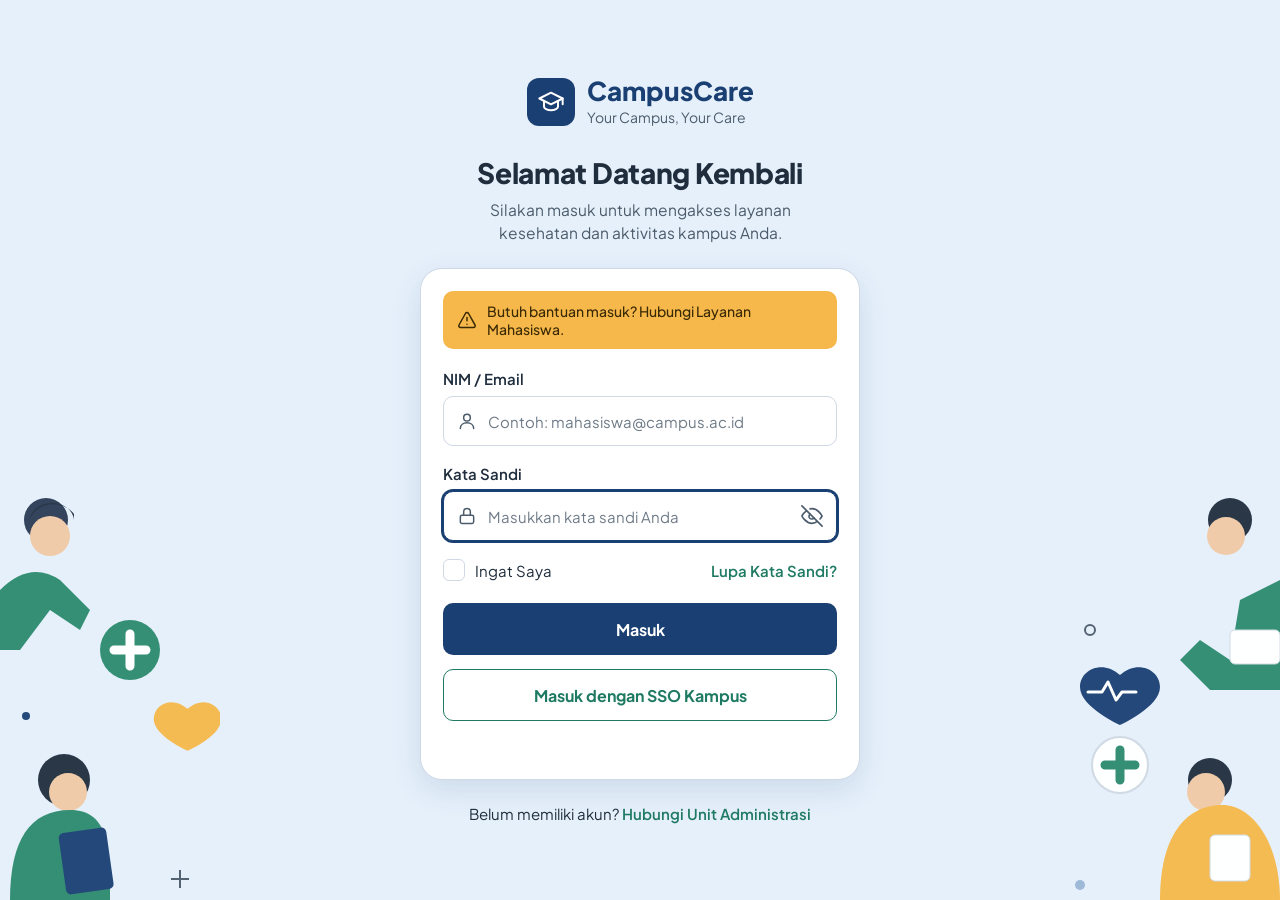
<file: frondend/index.html>
<!DOCTYPE html>
<html lang="id">
<head>
<meta charset="utf-8">
<meta name="viewport" content="width=device-width, initial-scale=1, viewport-fit=cover">
<title>Masuk - CampusCare</title>
<link rel="preconnect" href="https://fonts.googleapis.com">
<link rel="preconnect" href="https://fonts.gstatic.com" crossorigin>
<link href="https://fonts.googleapis.com/css2?family=Plus+Jakarta+Sans:wght@400;500;600;700;800&display=swap" rel="stylesheet">
<link rel="stylesheet" href="css/login.css">
</head>
<body>

<!-- dekorasi kiri -->
<svg class="deco l" viewBox="0 0 220 420" aria-hidden="true">
  <circle cx="46" cy="40" r="22" fill="#2b3a55"/><circle cx="50" cy="56" r="20" fill="#f1c9a5"/><path d="M30 42a22 18 0 0144 -2v-6a24 20 0 00-44 6z" fill="#1f2d3d"/>
  <path d="M0 110q30-30 60-10l30 30-10 20-30-20-30 40H0z" fill="#2c8a6e"/>
  <circle cx="130" cy="170" r="30" fill="#2c8a6e"/><path d="M130 154v32M114 170h32" stroke="#fff" stroke-width="9" stroke-linecap="round"/>
  <path d="M175 235c-20-18-45-6-45 14 0 22 45 42 45 42s45-20 45-42c0-20-25-32-45-14z" fill="#f6b84a" transform="scale(.75) translate(75 70)"/>
  <circle cx="64" cy="300" r="26" fill="#1f2d3d"/><circle cx="68" cy="312" r="19" fill="#f1c9a5"/>
  <path d="M10 420c0-60 20-90 60-90s40 40 40 90z" fill="#2c8a6e"/><rect x="62" y="350" width="48" height="62" rx="5" fill="#1a3f72" transform="rotate(-8 86 380)"/>
  <circle cx="26" cy="236" r="4" fill="#1a3f72"/><path d="M180 390v18M171 399h18" stroke="#4b5b6b" stroke-width="2"/>
</svg>

<!-- dekorasi kanan -->
<svg class="deco r" viewBox="0 0 220 420" aria-hidden="true">
  <circle cx="170" cy="40" r="22" fill="#1f2d3d"/><circle cx="166" cy="56" r="19" fill="#f1c9a5"/>
  <path d="M220 100v110h-70l-30-30 20-20 30 20 10-60z" fill="#2c8a6e"/><rect x="170" y="150" width="50" height="34" rx="5" fill="#fff" stroke="#cfd8e3"/>
  <circle cx="30" cy="150" r="5" fill="none" stroke="#4b5b6b" stroke-width="2"/>
  <path d="M60 195c-18-16-40-5-40 12 0 20 40 38 40 38s40-18 40-38c0-17-22-28-40-12z" fill="#1a3f72"/><path d="M28 212h14l6-10 8 18 6-8h14" stroke="#fff" stroke-width="3" fill="none" stroke-linecap="round" stroke-linejoin="round"/>
  <circle cx="60" cy="285" r="28" fill="#fff" stroke="#cfd8e3" stroke-width="2"/><path d="M60 270v30M45 285h30" stroke="#2c8a6e" stroke-width="9" stroke-linecap="round"/>
  <circle cx="150" cy="300" r="22" fill="#1f2d3d"/><circle cx="146" cy="312" r="19" fill="#f1c9a5"/>
  <path d="M100 420c0-70 30-95 62-95s58 40 58 95z" fill="#f6b84a"/><rect x="150" y="355" width="40" height="46" rx="5" fill="#fff" stroke="#cfd8e3"/>
  <circle cx="20" cy="405" r="5" fill="#9bb7d6"/>
</svg>

<main>
  <div class="brand">
    <div class="logo" aria-hidden="true">
      <svg width="28" height="28" viewBox="0 0 24 24" fill="none" stroke="currentColor" stroke-width="1.7" stroke-linecap="round" stroke-linejoin="round"><path d="M2 9l10-5 10 5-10 5z"/><path d="M6 11.5V16c0 1.5 2.7 3 6 3s6-1.5 6-3v-4.5"/><path d="M22 9v5"/></svg>
    </div>
    <div><b>CampusCare</b><span>Your Campus, Your Care</span></div>
  </div>

  <h1>Selamat Datang Kembali</h1>
  <p class="sub">Silakan masuk untuk mengakses layanan kesehatan dan aktivitas kampus Anda.</p>

  <form class="card" id="f" novalidate>
    <div class="help" role="note">
      <svg width="20" height="20" viewBox="0 0 24 24" fill="none" stroke="currentColor" stroke-width="1.8" stroke-linecap="round" stroke-linejoin="round"><path d="M10.3 3.9L2.4 18a2 2 0 001.7 3h15.8a2 2 0 001.7-3L13.7 3.9a2 2 0 00-3.4 0z"/><path d="M12 9v4M12 17h.01"/></svg>
      Butuh bantuan masuk? Hubungi Layanan Mahasiswa.
    </div>

    <label for="id">NIM / Email</label>
    <div class="field">
      <svg class="ico" width="20" height="20" viewBox="0 0 24 24" fill="none" stroke="currentColor" stroke-width="1.8" stroke-linecap="round"><circle cx="12" cy="8" r="4"/><path d="M4 21c0-4.4 3.6-7 8-7s8 2.6 8 7"/></svg>
      <input type="text" id="id" name="id" autocomplete="username" placeholder="Contoh: mahasiswa@campus.ac.id" aria-describedby="e1">
      <p class="err" id="e1" role="alert"></p>
    </div>

    <label for="pw">Kata Sandi</label>
    <div class="field">
      <svg class="ico" width="20" height="20" viewBox="0 0 24 24" fill="none" stroke="currentColor" stroke-width="1.8" stroke-linecap="round" stroke-linejoin="round"><rect x="4" y="11" width="16" height="10" rx="2"/><path d="M8 11V7a4 4 0 018 0v4"/></svg>
      <input type="password" id="pw" name="pw" autocomplete="current-password" placeholder="Masukkan kata sandi Anda" aria-describedby="e2" autofocus>
      <button type="button" class="eye" id="eye" aria-label="Tampilkan kata sandi" aria-pressed="false">
        <svg id="eyeI" width="22" height="22" viewBox="0 0 24 24" fill="none" stroke="currentColor" stroke-width="1.8" stroke-linecap="round" stroke-linejoin="round"><path d="M17.9 17.9A10.9 10.9 0 0112 20C5 20 1 12 1 12a18.5 18.5 0 015.1-5.9M9.9 4.2A10.7 10.7 0 0112 4c7 0 11 8 11 8a18.5 18.5 0 01-2.2 3.2M1 1l22 22"/><path d="M14.1 14.1a3 3 0 11-4.2-4.2"/></svg>
      </button>
      <p class="err" id="e2" role="alert"></p>
    </div>

    <div class="row">
      <label class="chk"><input type="checkbox" id="rm"><i></i>Ingat Saya</label>
      <a href="#" id="forgot">Lupa Kata Sandi?</a>
    </div>

    <button class="btn primary" type="submit" id="go">Masuk</button>
    <button class="btn sso" type="button" id="sso">Masuk dengan SSO Kampus</button>
    <div class="toast" id="t" role="status" aria-live="polite"></div>
  </form>

  <p class="foot">Belum memiliki akun? <a href="#" id="adm">Hubungi Unit Administrasi</a></p>
</main>

<script src="js/login.js"></script>
</body>
</html>
</file>
<file: frondend/css/login.css>
:root{
  --bg:#e6f0fb; --card:#fff; --ink:#1f2d3d; --muted:#4b5b6b; --navy:#1a3f72; --teal:#1f7a63;
  --amber:#f6b84a; --amber-ink:#3a2a05; --line:#cfd8e3; --field:#fff; --danger:#b3261e; --shadow:0 10px 30px rgba(26,63,114,.12);
  box-sizing:border-box; padding-top:env(safe-area-inset-top,0px); padding-bottom:env(safe-area-inset-bottom,0px);
}
@media (prefers-color-scheme: dark){
  :root:not([data-theme="light"]){
    --bg:#0f1b2b; --card:#17263a; --ink:#e8eef6; --muted:#a9b8c9; --navy:#4f86d6; --teal:#4cc3a2;
    --amber:#f6b84a; --amber-ink:#2b1f04; --line:#32465f; --field:#101d2e; --danger:#ff8a80; --shadow:0 10px 30px rgba(0,0,0,.4);
  }
}
:root[data-theme="dark"]{
  --bg:#0f1b2b; --card:#17263a; --ink:#e8eef6; --muted:#a9b8c9; --navy:#4f86d6; --teal:#4cc3a2;
  --amber:#f6b84a; --amber-ink:#2b1f04; --line:#32465f; --field:#101d2e; --danger:#ff8a80; --shadow:0 10px 30px rgba(0,0,0,.4);
}
html{scroll-padding-top:env(safe-area-inset-top,0px)}
*{box-sizing:border-box}
body{margin:0;min-height:100vh;background:var(--bg);color:var(--ink);font-family:"Plus Jakarta Sans",system-ui,-apple-system,"Segoe UI",Roboto,sans-serif;display:flex;align-items:center;justify-content:center;padding:32px 16px;position:relative;overflow-x:hidden}
.deco{position:fixed;bottom:0;width:min(24vw,220px);height:auto;pointer-events:none;opacity:.95}
.deco.l{left:0}.deco.r{right:0}
@media (max-width:760px){.deco{display:none}}
main{width:100%;max-width:440px;position:relative;z-index:1;text-align:center}
.brand{display:inline-flex;align-items:center;gap:12px;text-align:left;margin-bottom:28px}
.logo{width:48px;height:48px;border-radius:12px;background:var(--navy);display:grid;place-items:center;color:#fff}
.brand b{display:block;font-size:26px;font-weight:800;color:var(--navy);line-height:1.1}
.brand span{font-size:14px;color:var(--muted)}
h1{font-size:28px;font-weight:800;margin:0 0 8px;letter-spacing:-.01em}
.sub{margin:0 auto 24px;color:var(--muted);font-size:15.5px;line-height:1.5;max-width:34ch}
.card{background:var(--card);border-radius:22px;padding:22px;box-shadow:var(--shadow);text-align:left;border:1px solid var(--line)}
.help{display:flex;align-items:center;gap:10px;background:var(--amber);color:var(--amber-ink);border-radius:10px;padding:11px 14px;font-size:14px;font-weight:500;margin-bottom:20px}
.help svg{flex:none}
label{display:block;font-weight:600;font-size:15px;margin:0 0 8px}
.field{position:relative;margin-bottom:18px}
.field>svg.ico{position:absolute;left:14px;top:50%;transform:translateY(-50%);color:var(--muted);pointer-events:none}
input[type=text],input[type=password]{width:100%;height:50px;border:1.5px solid var(--line);border-radius:10px;background:var(--field);color:var(--ink);font:inherit;font-size:15px;padding:0 46px 0 44px;outline:none;transition:border-color .15s,box-shadow .15s}
input::placeholder{color:var(--muted);opacity:.8}
input:focus{border-color:var(--navy);box-shadow:0 0 0 2px var(--navy)}
input[aria-invalid=true]{border-color:var(--danger)}
.eye{position:absolute;right:6px;top:50%;transform:translateY(-50%);width:38px;height:38px;border:0;background:none;color:var(--muted);border-radius:8px;cursor:pointer;display:grid;place-items:center}
.eye:focus-visible,button:focus-visible,a:focus-visible,.chk input:focus-visible+i{outline:2px solid var(--navy);outline-offset:2px}
.err{color:var(--danger);font-size:13px;margin:6px 0 0;min-height:0}
.row{display:flex;justify-content:space-between;align-items:center;margin:2px 0 22px;font-size:15px}
.chk{display:flex;align-items:center;gap:10px;cursor:pointer;margin:0;font-weight:400}
.chk input{position:absolute;opacity:0}
.chk i{width:22px;height:22px;border:1.5px solid var(--line);border-radius:6px;background:var(--field);display:grid;place-items:center}
.chk input:checked+i{background:var(--navy);border-color:var(--navy)}
.chk input:checked+i::after{content:"";width:6px;height:11px;border:solid #fff;border-width:0 2px 2px 0;transform:rotate(45deg) translate(-1px,-1px)}
a{color:var(--teal);text-decoration:none;font-weight:600}
a:hover{text-decoration:underline}
.btn{width:100%;height:52px;border-radius:10px;font:inherit;font-weight:700;font-size:16px;cursor:pointer;transition:filter .15s,background .15s}
.primary{background:var(--navy);color:#fff;border:0;margin-bottom:14px}
.primary:hover{filter:brightness(1.12)}
.primary[disabled]{opacity:.7;cursor:progress}
.sso{background:transparent;color:var(--teal);border:1.5px solid var(--teal)}
.sso:hover{background:color-mix(in srgb,var(--teal) 10%,transparent)}
.foot{margin:24px 0 0;font-size:15px;color:var(--ink)}
.toast{margin-top:16px;font-size:14px;color:var(--teal);font-weight:600;min-height:20px}
@media (prefers-reduced-motion:reduce){*{transition:none!important}}
</file>
<file: frondend/css/dashboard.css>
:root{--bg:#e9f1fb;--card:#fff;--side:#fff;--ink:#1f2d3d;--muted:#566677;--navy:#1a3f72;--teal:#1f7a63;--amber:#f6b84a;--amberink:#3a2a05;--line:#d5dee9;--field:#fff;--head:#1a3f72;--soft:#eaf1fb;--danger:#b3261e;--sh:0 6px 20px rgba(26,63,114,.1);--dark:#243349;
box-sizing:border-box;padding-top:env(safe-area-inset-top,0px);padding-bottom:env(safe-area-inset-bottom,0px)}
@media (prefers-color-scheme:dark){:root:not([data-theme="light"]){--bg:#0f1b2b;--card:#17263a;--side:#132033;--ink:#e8eef6;--muted:#a9b8c9;--navy:#4f86d6;--teal:#4cc3a2;--line:#32465f;--field:#101d2e;--head:#254a82;--soft:#1d2f47;--danger:#ff8a80;--sh:0 6px 20px rgba(0,0,0,.35);--dark:#0b1523}}
:root[data-theme="dark"]{--bg:#0f1b2b;--card:#17263a;--side:#132033;--ink:#e8eef6;--muted:#a9b8c9;--navy:#4f86d6;--teal:#4cc3a2;--line:#32465f;--field:#101d2e;--head:#254a82;--soft:#1d2f47;--danger:#ff8a80;--sh:0 6px 20px rgba(0,0,0,.35);--dark:#0b1523}
html{scroll-padding-top:env(safe-area-inset-top,0px)}*{box-sizing:border-box}
body{margin:0;background:var(--bg);color:var(--ink);font-family:"Plus Jakarta Sans",system-ui,-apple-system,"Segoe UI",Roboto,sans-serif;font-size:15px}
.app{display:grid;grid-template-columns:260px 1fr;min-height:100vh}
aside{background:var(--side);border-right:1px solid var(--line);padding:24px 16px;display:flex;flex-direction:column;position:sticky;top:0;height:100vh}
.brand{display:flex;gap:10px;align-items:center;padding:0 8px 28px}
.logo{width:44px;height:44px;border-radius:11px;background:var(--navy);display:grid;place-items:center;color:#fff;flex:none}
.brand b{display:block;color:var(--navy);font-size:20px;font-weight:800;line-height:1.1}.brand span{font-size:12px;color:var(--muted)}
nav{display:flex;flex-direction:column;gap:6px}
.nv{display:flex;align-items:center;gap:12px;padding:12px 14px;border-radius:10px;border:0;background:none;color:var(--ink);font:inherit;font-size:16px;cursor:pointer;text-align:left;width:100%}
.nv:hover{background:var(--soft)}.nv.on{background:var(--navy);color:#fff}.nv.on:hover{background:var(--navy)}
.nv em{margin-left:auto;font-style:normal;font-size:12px;font-weight:600}
.out{margin-top:auto;background:var(--dark);color:#fff;justify-content:center}.out:hover{background:var(--dark);filter:brightness(1.2)}
main{padding:28px 32px;min-width:0}
.top{display:flex;justify-content:space-between;align-items:flex-start;gap:16px;margin-bottom:24px}
h1{margin:0 0 4px;font-size:32px;font-weight:800;letter-spacing:-.015em}.top p{margin:0;color:var(--muted)}
.tools{display:flex;align-items:center;gap:14px}
.av{width:44px;height:44px;border-radius:50%;background:linear-gradient(135deg,#7aa7de,#1a3f72);color:#fff;display:grid;place-items:center;font-weight:700}
.bell{position:relative;border:0;background:none;color:var(--ink);cursor:pointer;padding:4px}.bell i{position:absolute;top:2px;right:2px;width:9px;height:9px;border-radius:50%;background:#e53935}
.stats{display:grid;grid-template-columns:repeat(4,1fr);gap:18px;margin-bottom:22px}
.card{background:var(--card);border-radius:16px;box-shadow:var(--sh);border:1px solid var(--line);padding:20px}
.st .ic{height:36px;margin-bottom:6px;color:var(--navy)}.st .lb{margin:0}.st .n{font-size:44px;font-weight:800;margin:2px 0 8px;line-height:1.1}
.chip{display:inline-block;padding:3px 10px;border-radius:6px;font-size:13px;font-weight:600}
.b-baru{background:var(--amber);color:var(--amberink)}.b-diproses{background:#1a3f72;color:#fff}.b-selesai{background:#2c8a6e;color:#fff}.b-soft{background:var(--soft);color:var(--navy)}
@media (prefers-color-scheme:dark){:root:not([data-theme="light"]) .b-diproses{background:#3a68ad}}
.card h2{margin:0 0 16px;font-size:20px;font-weight:700}
.tw{overflow-x:auto}table{width:100%;border-collapse:collapse;min-width:620px}
th{text-align:left;font-weight:500;padding:12px 14px;white-space:nowrap}td{padding:13px 14px;border-top:1px solid var(--line);vertical-align:middle}
.plain th{background:var(--soft);color:var(--ink)}.plain th:first-child{border-radius:10px 0 0 10px}.plain th:last-child{border-radius:0 10px 10px 0}
.solid th{background:var(--head);color:#fff}.solid th:first-child{border-radius:10px 0 0 10px}.solid th:last-child{border-radius:0 10px 10px 0}
.bar{display:flex;gap:16px;margin-bottom:20px}
.in,select,textarea{width:100%;border:1.5px solid var(--line);border-radius:10px;background:var(--field);color:var(--ink);font:inherit;padding:0 14px;height:48px;outline:none}
textarea{height:130px;padding:12px 14px;resize:vertical}.in:focus,select:focus,textarea:focus{border-color:var(--navy);box-shadow:0 0 0 2px var(--navy)}
.sw{position:relative;flex:1}.sw svg{position:absolute;left:14px;top:50%;transform:translateY(-50%);color:var(--muted)}.sw .in{padding-left:44px}
.bar select{width:200px}
.btn{font:inherit;font-weight:600;border-radius:9px;cursor:pointer;padding:9px 16px;border:1.5px solid var(--navy);background:none;color:var(--navy)}
.btn.fill{background:var(--navy);color:#fff}.btn.sm{padding:5px 12px;font-size:13px}.btn:hover{filter:brightness(1.1)}
.lnk{background:none;border:0;color:var(--teal);font:inherit;font-weight:600;cursor:pointer;padding:4px}
.lnk:hover{text-decoration:underline}
.ft{display:flex;justify-content:space-between;align-items:center;margin-top:16px;gap:12px;flex-wrap:wrap}
.pg{display:flex;gap:6px}.pg button{min-width:40px;height:40px;border:1px solid var(--line);background:var(--card);color:var(--ink);border-radius:8px;font:inherit;cursor:pointer}
.pg button.on{background:var(--navy);color:#fff;border-color:var(--navy)}.pg button:disabled{opacity:.4;cursor:default}
.form{display:grid;grid-template-columns:1fr 1fr;gap:28px}.form h3{margin:0 0 12px;font-size:18px}
.f{margin-bottom:14px}.f label{display:block;margin-bottom:6px;font-weight:500}.err{color:var(--danger);font-size:13px;margin:4px 0 0}
.drop{border:2px dashed var(--navy);border-radius:12px;background:var(--soft);min-height:150px;display:grid;place-items:center;text-align:center;padding:16px;cursor:pointer;color:var(--ink)}
.drop img{max-width:100%;max-height:150px;border-radius:8px}
.acts{display:flex;justify-content:flex-end;gap:12px;margin-top:16px}
dialog{border:0;border-radius:16px;padding:24px;background:var(--card);color:var(--ink);box-shadow:0 20px 50px rgba(0,0,0,.35);width:min(420px,92vw)}dialog::backdrop{background:rgba(10,20,35,.5)}
dialog h2{margin:0 0 12px}dl{display:grid;grid-template-columns:110px 1fr;gap:8px;margin:0 0 16px}dt{color:var(--muted)}dd{margin:0}
.toast{position:fixed;left:50%;bottom:calc(24px + env(safe-area-inset-bottom,0px));transform:translateX(-50%);background:var(--dark);color:#fff;padding:12px 20px;border-radius:10px;opacity:0;pointer-events:none;transition:opacity .2s;z-index:9}.toast.on{opacity:1}
button:focus-visible,a:focus-visible,.drop:focus-visible{outline:2px solid var(--navy);outline-offset:2px}
@media (max-width:960px){.stats{grid-template-columns:repeat(2,1fr)}.form{grid-template-columns:1fr}}
@media (max-width:760px){.app{grid-template-columns:1fr}aside{position:static;height:auto;flex-direction:row;flex-wrap:wrap;align-items:center;padding:12px;gap:8px}.brand{padding:0;flex:1 0 100%}nav{flex-direction:row;flex:1;flex-wrap:wrap}.nv{width:auto;padding:9px 12px;font-size:14px}.nv em{display:none}.out{margin:0}main{padding:20px 16px}h1{font-size:26px}.bar{flex-direction:column}.bar select{width:100%}}
@media (prefers-reduced-motion:reduce){*{transition:none!important}}
a.nv{text-decoration:none}

.note{padding:24px;text-align:center;color:var(--muted)}
dialog img{max-width:100%;border-radius:10px;margin-bottom:12px}
</file>
